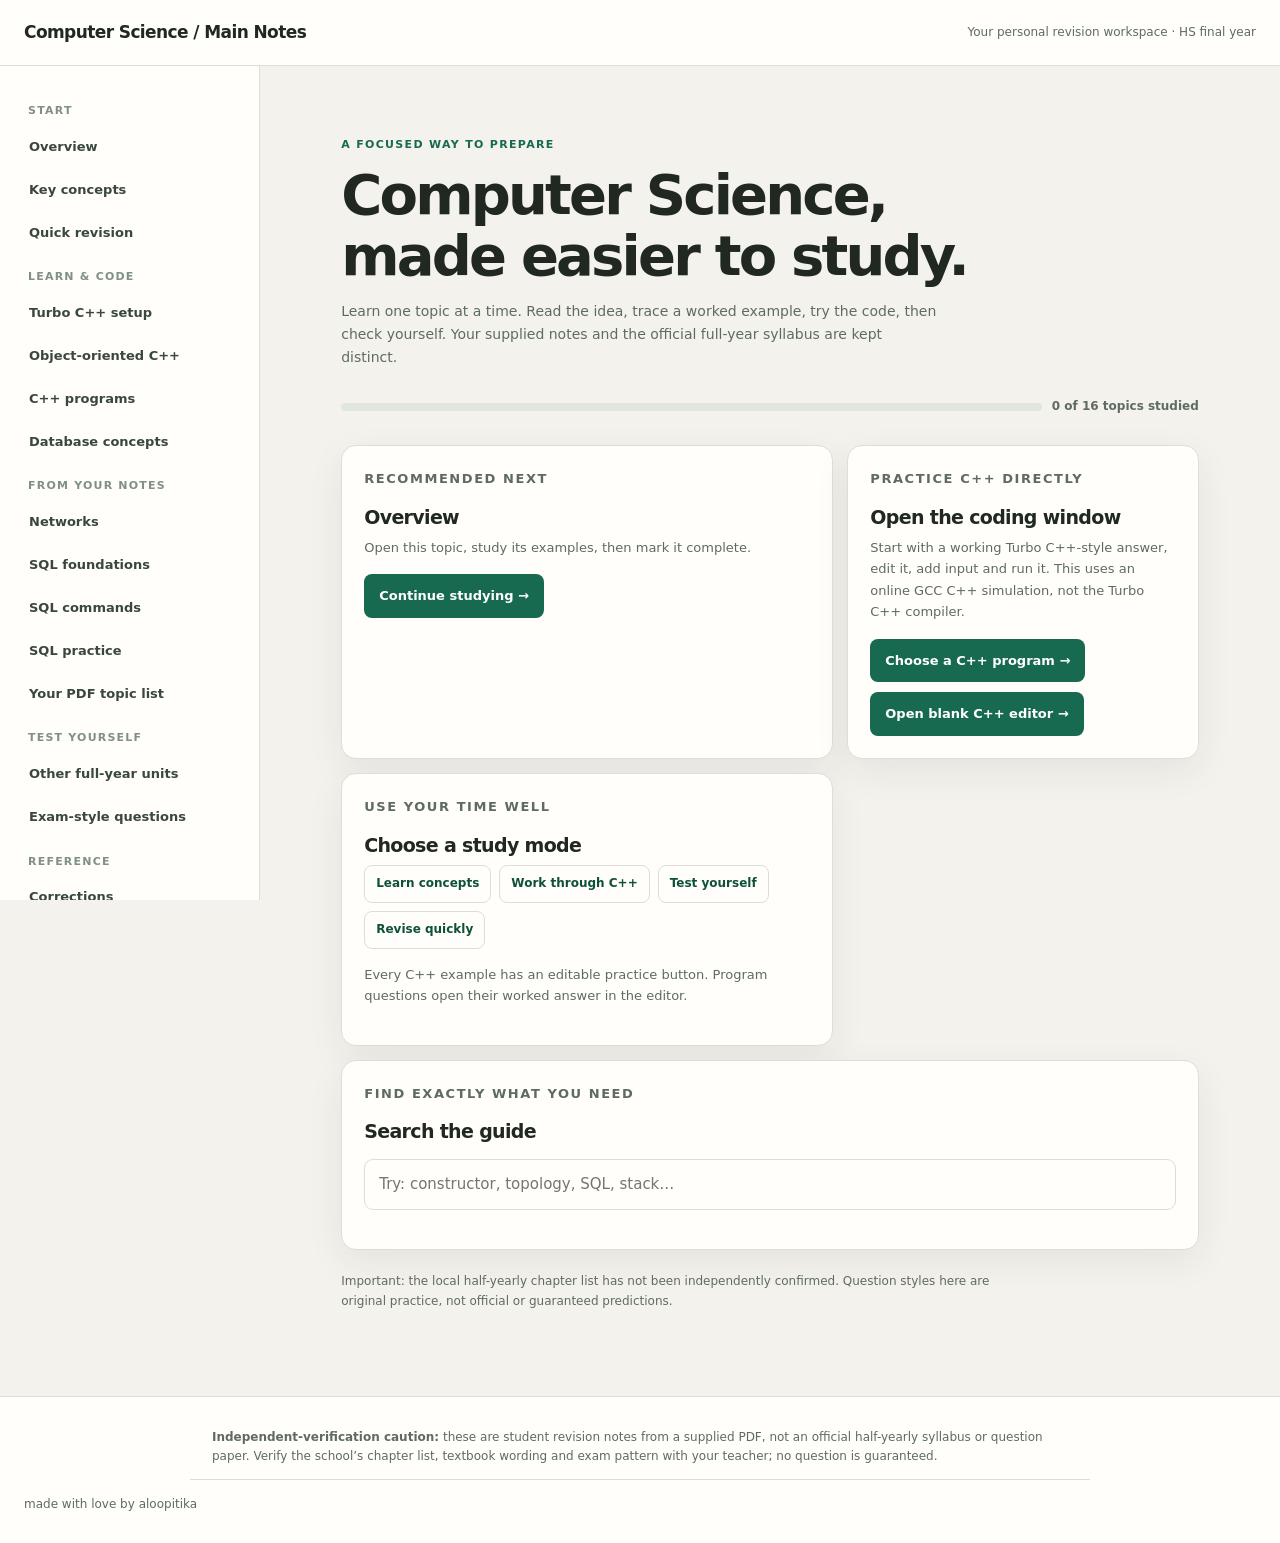
<file: index.html>
<!doctype html>
<html lang="en">
<head>
<meta charset="utf-8"><meta name="viewport" content="width=device-width,initial-scale=1">
<meta name="description" content="Computer Science half-yearly revision notes: networking, SQL and DBMS, based on Half Yearly Main Notes.">
<title>Computer Science · Complete half-yearly revision</title>
<link rel="stylesheet" href="study.css">
<style>footer .notice{position:static;background:transparent;border:0;border-bottom:1px solid var(--line);max-width:900px;margin:0 auto 15px;padding:12px 22px;color:var(--muted)}footer .notice .wrap{width:auto;max-width:none}</style><style>.home-action.open-blank-lab{border:0;margin-top:10px;margin-left:0;display:inline-block;min-height:44px}.section-meta .open-blank-lab{background:var(--accent);color:#fff;border:0;border-radius:8px;padding:8px 12px;font-weight:700}#home .home-panel .open-blank-lab:hover,.section-meta .open-blank-lab:hover{background:var(--accent-deep)}</style></head>
<body>

<div class="top"><div class="wrap"><a class="brand" href="#top">Computer Science / Main Notes</a><span class="tag">Your personal revision workspace · HS final year</span><button type="button" class="mobile-nav-toggle" id="navToggle" aria-expanded="false" aria-controls="studyNav">Topics</button></div></div>
<div class="site-layout"><aside id="studyNav" class="nav" aria-label="Study sections"><div class="nav-label">Start</div><a href="#map" data-route="map">Overview</a><a href="#concepts" data-route="concepts">Key concepts</a><a href="#recap" data-route="recap">Quick revision</a><div class="nav-label">Learn & code</div><a href="#turbo" data-route="turbo">Turbo C++ setup</a><a href="#oop" data-route="oop">Object-oriented C++</a><a href="#cppprograms" data-route="cppprograms">C++ programs</a><a href="#dbms" data-route="dbms">Database concepts</a><div class="nav-label">From your notes</div><a href="#networks" data-route="networks">Networks</a><a href="#sql" data-route="sql">SQL foundations</a><a href="#commands" data-route="commands">SQL commands</a><a href="#practice" data-route="practice">SQL practice</a><a href="#topics" data-route="topics">Your PDF topic list</a><div class="nav-label">Test yourself</div><a href="#wider" data-route="wider">Other full-year units</a><a href="#questions" data-route="questions">Exam-style questions</a><div class="nav-label">Reference</div><a href="#corrections" data-route="corrections">Corrections</a><a href="#sources" data-route="sources">Sources & scope</a></aside><main class="study-main" id="top">
<header id="home" class="is-active"><div class="home-lede"><p class="eyebrow">A focused way to prepare</p><h1>Computer Science,<br>made easier to study.</h1><p class="home-intro">Learn one topic at a time. Read the idea, trace a worked example, try the code, then check yourself. Your supplied notes and the official full-year syllabus are kept distinct.</p></div>
<div class="home-status"><div class="progress-line" aria-hidden="true"><span id="progressFill"></span></div><strong id="progressLabel">Your study progress</strong></div>
<div class="home-grid"><article class="home-panel"><p class="eyebrow">Recommended next</p><h2 id="nextTitle">Start with the study map</h2><p id="nextDescription">Know what is high priority for the half-yearly and what needs teacher confirmation.</p><a class="home-action" id="continueLink" href="#map">Continue studying →</a></article>
<article class="home-panel"><p class="eyebrow">Practice C++ directly</p><h2>Open the coding window</h2><p>Start with a working Turbo C++-style answer, edit it, add input and run it. This uses an online GCC C++ simulation, not the Turbo C++ compiler.</p><a class="home-action" href="#cppprograms">Choose a C++ program →</a><button type="button" class="home-action open-blank-lab">Open blank C++ editor →</button></article>
<article class="home-panel"><p class="eyebrow">Use your time well</p><h2>Choose a study mode</h2><div class="home-links"><a href="#concepts">Learn concepts</a><a href="#oop">Work through C++</a><a href="#questions">Test yourself</a><a href="#recap">Revise quickly</a></div><p style="margin-top:15px">Every C++ example has an editable practice button. Program questions open their worked answer in the editor.</p></article>
<article class="home-panel wide"><p class="eyebrow">Find exactly what you need</p><h2>Search the guide</h2><div class="search-wrap"><input id="lessonSearch" type="search" placeholder="Try: constructor, topology, SQL, stack…" aria-label="Search study topics"></div><div id="searchResults" class="search-results" aria-live="polite"></div></article>
</div><p class="small" style="margin-top:22px">Important: the local half-yearly chapter list has not been independently confirmed. Question styles here are original practice, not official or guaranteed predictions.</p></header>

<section id="map"><div class="section-top"><div><p class="section-kicker">Study guide / Learn</p></div><span class="section-number">01 / 16</span></div><h2>Start here / What to study first</h2><p class="sub">A focused order for this half-yearly, then the wider board syllabus.</p><div class="section-meta"><button type="button" class="mark-done" data-section="map" aria-pressed="false">Mark this topic studied</button><a href="#home" class="quick-link">Back to home</a></div>
<div class="callout"><strong>Scope matters:</strong> the existing personal study plan names <strong>OOP in C++ and DBMS/SQL</strong> for this half-yearly, but is not a school-issued syllabus. The supplied main-notes PDF adds <strong>networks</strong> and lists data structures, errors and operators without detail. The official HS final-year syllabus also covers data structures, Boolean algebra and networks, but it does <em>not</em> confirm your school’s half-yearly chapter boundaries. Ask your teacher which of these extra units are included. The official syllabus is for the <em>final-year course</em>, not a 50-mark half-yearly blueprint. <a href="#sources">Sources</a>.</div>
<div class="grid"><div class="tile"><b>01 · First priority</b><p>Class → object → access control → constructor/destructor → inheritance → polymorphism. Write and trace Turbo C++ programs.</p></div><div class="tile"><b>02 · First priority</b><p>DBMS vocabulary → keys and constraints → CREATE/ALTER → INSERT/UPDATE/DELETE → SELECT, conditions, grouping, joins.</p></div><div class="tile"><b>03 · Your PDF’s focus</b><p>LAN/MAN/WAN, topologies, devices, bandwidth, SQL data types, BOOK/PUBLISHER and ITEM query practice.</p></div><div class="tile"><b>04 · Check with teacher</b><p>Data structures and Boolean algebra occur in the full HS course; short bridges appear here, not as confirmed half-yearly units.</p></div></div>
<p class="small">“ASSEB-inspired” below means <strong>original practice questions</strong> in short/long/program/query styles, not an official paper or a predicted paper. Labels such as 1m/2m/4m are practice targets, not an authenticated 2026 half-yearly mark scheme.</p><div class="section-bottom"><a class="jump-next jump-prev" href="#sources">← Sources & scope</a><a class="jump-next" href="#concepts">Key concepts →</a></div></section>
<section id="concepts"><div class="section-top"><div><p class="section-kicker">Study guide / Learn</p></div><span class="section-number">02 / 16</span></div><h2>01 / Important points &amp; concept map</h2><p class="sub">Read this once before opening the detailed notes.</p><div class="section-meta"><button type="button" class="mark-done" data-section="concepts" aria-pressed="false">Mark this topic studied</button><a href="#home" class="quick-link">Back to home</a></div>
<ul><li><b>Class</b> is a blueprint; an <b>object</b> is an instance. <b>Encapsulation</b> keeps data and methods together; private data gives controlled access.</li><li><b>Constructor</b> initializes a new object automatically. <b>Destructor</b> runs when an object’s lifetime ends. Function overloading is an example of compile-time polymorphism.</li><li><b>Inheritance</b> extends a base class. With public inheritance, public stays public and protected stays protected in the derived class; base private members remain inaccessible directly.</li><li><b>Database</b> organizes related records. A relation is a table, tuple a row, attribute a column, domain allowed values; a primary key uniquely identifies a row.</li><li><b>DDL</b> changes structures; <b>DML</b> changes data. <code>WHERE</code> filters rows before groups; <code>HAVING</code> filters groups after <code>GROUP BY</code>.</li><li><b>Binary search</b> requires a sorted array. Stack uses LIFO; queue uses FIFO. These are full-syllabus topics, not confirmed half-yearly topics.</li></ul>
<h3>Flowchart: object life cycle</h3><div class="flow" role="img" aria-label="Define class then Create object then Constructor runs then Use methods then Object leaves scope then Destructor runs"><span class="node">Define class</span><span aria-hidden="true" class="arrow">→</span><span class="node">Create object</span><span aria-hidden="true" class="arrow">→</span><span class="node">Constructor runs</span><span aria-hidden="true" class="arrow">→</span><span class="node">Use methods</span><span aria-hidden="true" class="arrow">→</span><span class="node">Object leaves scope</span><span aria-hidden="true" class="arrow">→</span><span class="node">Destructor runs</span></div>
<h3>Flowchart: write a SQL query</h3><div class="flow" role="img" aria-label="Pick table(s) then SELECT columns then FROM table then WHERE rows then GROUP BY groups then HAVING groups then ORDER BY result"><span class="node">Pick table(s)</span><span aria-hidden="true" class="arrow">→</span><span class="node">SELECT columns</span><span aria-hidden="true" class="arrow">→</span><span class="node">FROM table</span><span aria-hidden="true" class="arrow">→</span><span class="node">WHERE rows</span><span aria-hidden="true" class="arrow">→</span><span class="node">GROUP BY groups</span><span aria-hidden="true" class="arrow">→</span><span class="node">HAVING groups</span><span aria-hidden="true" class="arrow">→</span><span class="node">ORDER BY result</span></div><p class="small">These are conceptual flowcharts, not a diagram of how every DBMS physically executes a query. Omit unneeded clauses; <code>HAVING</code> is normally used with grouping.</p>
<h3>Flowchart: network question</h3><div class="flow" role="img" aria-label="How large is the area? then Building → LAN then City → MAN then Wide area → WAN"><span class="node">How large is the area?</span><span aria-hidden="true" class="arrow">→</span><span class="node">Building → LAN</span><span aria-hidden="true" class="arrow">→</span><span class="node">City → MAN</span><span aria-hidden="true" class="arrow">→</span><span class="node">Wide area → WAN</span></div><div class="section-bottom"><a class="jump-next jump-prev" href="#map">← Overview</a><a class="jump-next" href="#turbo">Turbo C++ setup →</a></div></section>
<section id="turbo"><div class="section-top"><div><p class="section-kicker">Study guide / Learn</p></div><span class="section-number">03 / 16</span></div><h2>02 / Turbo C++ setup</h2><p class="sub">Your classroom work is C++ only; save programs as .CPP.</p><div class="section-meta"><button type="button" class="mark-done" data-section="turbo" aria-pressed="false">Mark this topic studied</button><a href="#home" class="quick-link">Back to home</a></div><div class="callout"><strong>Use Turbo C++ (.CPP) for every program in this guide.</strong> The official Class XII subject specifies object-oriented programming in C++, and file handling mentions <code>fstream.h</code>. The online practice window runs a compatible GCC C++ simulation, not an actual Turbo C++ installation. Your school's precise half-yearly chapter boundaries and IDE version still need teacher confirmation. [1]</div>
<p>Use <code>#include &lt;iostream.h&gt;</code>, <code>cout/cin</code>, <code>int main()</code> and <code>return 0;</code>. <code>conio.h</code>, <code>clrscr()</code> and <code>getch()</code> are optional Borland console conveniences, not required for the logic. Avoid <code>void main()</code> as non-standard.</p>
<details class="card"><summary>How do I save and run the sample programs?</summary><div class="answer"><p>Save each snippet separately as a <code>.CPP</code> file in Turbo C++ IDE, then compile and run. If the display disappears quickly, use the IDE’s output window or add <code>#include &lt;conio.h&gt;</code> and <code>getch();</code> before <code>return 0;</code>. Each sample has its own <code>main()</code>; do not paste several into one file.</p></div></details><div class="section-bottom"><a class="jump-next jump-prev" href="#concepts">← Key concepts</a><a class="jump-next" href="#oop">Object-oriented C++ →</a></div></section>
<section id="oop"><div class="section-top"><div><p class="section-kicker">Study guide / Learn</p></div><span class="section-number">04 / 16</span></div><h2>03 / OOP in C++ · lessons and examples</h2><p class="sub">Official course unit I; the half-yearly study plan explicitly prioritises this unit. [1]</p><div class="section-meta"><button type="button" class="mark-done" data-section="oop" aria-pressed="false">Mark this topic studied</button><a href="#home" class="quick-link">Back to home</a><button type="button" class="open-blank-lab">Open blank C++ editor</button></div>
<details class="card"><summary>Class, object, visibility and encapsulation</summary><div class="answer"><p>Declare a <b>class</b> with data members and member functions. A class’s members are <b>private by default</b>. Expose safe public functions rather than changing private data directly. An object occupies storage as an instance of the class. <code>::</code> defines a member function outside its class.</p><pre><code>#include &lt;iostream.h&gt;
class Item {
    int price;               // private by default
public:
    void setPrice(int p);
    int getPrice() { return price; }
};
void Item::setPrice(int p) { price = p; }
int main() {
    Item pen;
    pen.setPrice(20);
    cout &lt;&lt; &quot;Price = &quot; &lt;&lt; pen.getPrice() &lt;&lt; &quot;\n&quot;;
    return 0;
}</code></pre><div class="lab-link"><button type="button" class="open-lab" data-code="1" data-lang="cpp">✎ Open practice window · .CPP</button><span class="small">Edit the answer and try an input</span></div><p><b>Output:</b> Price = 20. You cannot write <code>pen.price = 20</code> outside the class because <code>price</code> is private.</p></div></details>
<details class="card"><summary>Constructor, overloaded constructors, copy constructor, destructor</summary><div class="answer"><p>A <b>constructor</b> has the class name and no return type; it runs when an object is created. A no-argument constructor is a default constructor. Constructors may be overloaded by parameter list; a copy constructor builds an object from another of the same class. A <b>destructor</b> starts with <code>~</code>, has no parameters/return type, and is called when an automatic object leaves scope.</p><pre><code>#include &lt;iostream.h&gt;
class Box {
    int length;
public:
    Box() { length = 0; }
    Box(int n) { length = n; }
    Box(const Box &amp;other) { length = other.length; }
    ~Box() { } // cleanup if needed
    int getLength() { return length; }
};
int main() {
    Box a(7);
    Box b(a);
    cout &lt;&lt; b.getLength() &lt;&lt; &quot;\n&quot;;
    return 0;
}</code></pre><div class="lab-link"><button type="button" class="open-lab" data-code="2" data-lang="cpp">✎ Open practice window · .CPP</button><span class="small">Edit the answer and try an input</span></div><p><b>Output:</b> 7. <code>Box b(a)</code> calls the copy constructor.</p></div></details>
<details class="card"><summary>Inheritance and protected members</summary><div class="answer"><p>A <b>derived class</b> inherits accessible base members. <b>Single</b>: one base; <b>multilevel</b>: A → B → C; <b>multiple</b>: two or more bases for one derived class. Public inheritance keeps base public members public and protected members protected; base private members are not directly accessible in the derived class.</p><pre><code>#include &lt;iostream.h&gt;
class Person {
protected:
    int age;
public:
    void setAge(int a) { age = a; }
};
class Student : public Person {
public:
    void show() { cout &lt;&lt; &quot;Age: &quot; &lt;&lt; age &lt;&lt; &quot;\n&quot;; }
};
int main() {
    Student s;
    s.setAge(17);
    s.show();
    return 0;
}</code></pre><div class="lab-link"><button type="button" class="open-lab" data-code="3" data-lang="cpp">✎ Open practice window · .CPP</button><span class="small">Edit the answer and try an input</span></div><p><b>Output:</b> Age: 17.</p></div></details>
<details class="card"><summary>Function overloading = compile-time polymorphism</summary><div class="answer"><p>Functions with the same name can have different parameter lists; the call selects the matching version. Return type alone is <b>not</b> enough to overload a function.</p><pre><code>#include &lt;iostream.h&gt;
int area(int side) { return side * side; }
int area(int length, int width) { return length * width; }
int main() {
    cout &lt;&lt; area(4) &lt;&lt; &quot; &quot; &lt;&lt; area(4, 5) &lt;&lt; &quot;\n&quot;;
    return 0;
}</code></pre><div class="lab-link"><button type="button" class="open-lab" data-code="4" data-lang="cpp">✎ Open practice window · .CPP</button><span class="small">Edit the answer and try an input</span></div><p><b>Output:</b> 16 20.</p></div></details>
<details class="card"><summary>Pointers, references and new/delete</summary><div class="answer"><p>A pointer stores an address. <code>&amp;</code> takes an address; <code>*</code> dereferences it. A reference is another name for an existing variable. <code>new</code> allocates, and <code>delete</code> releases dynamically allocated storage. Never dereference an uninitialized pointer.</p><pre><code>#include &lt;iostream.h&gt;
int main() {
    int x = 10;
    int &amp;alias = x;
    int *p = new int;
    *p = alias + 5;
    cout &lt;&lt; *p &lt;&lt; &quot;\n&quot;;
    delete p;
    return 0;
}</code></pre><div class="lab-link"><button type="button" class="open-lab" data-code="5" data-lang="cpp">✎ Open practice window · .CPP</button><span class="small">Edit the answer and try an input</span></div><p><b>Output:</b> 15. A pointer to a structure/object can use <code>p-&gt;member</code>.</p></div></details>
<details class="card"><summary>Text file handling · fstream.h</summary><div class="answer"><p>File streams persist data after the program ends: <code>ofstream</code> writes, <code>ifstream</code> reads; <code>ios::app</code> appends. Check a stream before using it. Read a line with <code>getline</code>. Binary files use <code>read</code>/<code>write</code>; do not write raw objects containing pointers or dynamic strings to binary files.</p><pre><code>#include &lt;iostream.h&gt;
#include &lt;fstream.h&gt;
int main() {
    ofstream out(&quot;NOTES.TXT&quot;);
    if (!out) { cout &lt;&lt; &quot;Open failed\n&quot;; return 1; }
    out &lt;&lt; &quot;Assam&quot; &lt;&lt; &quot;\n&quot;;
    out.close();
    ifstream in(&quot;NOTES.TXT&quot;);
    char line[80];
    if (!in) { cout &lt;&lt; &quot;Read failed\n&quot;; return 1; }
    while (in.getline(line, 80)) cout &lt;&lt; line &lt;&lt; &quot;\n&quot;;
    in.close();
    return 0;
}</code></pre><div class="lab-link"><button type="button" class="open-lab" data-code="6" data-lang="cpp">✎ Open practice window · .CPP</button><span class="small">Edit the answer and try an input</span></div><p><b>Output:</b> Assam. Compiling as <code>.CPP</code> requires the old Turbo C++ header; modern compilers use <code>&lt;fstream&gt;</code> instead.</p></div></details><div class="section-bottom"><a class="jump-next jump-prev" href="#turbo">← Turbo C++ setup</a><a class="jump-next" href="#cppprograms">C++ programs →</a></div></section>
<section id="cppprograms"><div class="section-top"><div><p class="section-kicker">Study guide / Practice</p></div><span class="section-number">05 / 16</span></div><h2>04 / C++ programs (.CPP)</h2><p class="sub">Procedural-style exercises written entirely in C++ for your Turbo C++ classroom. Data structures are full-syllabus bridges; confirm your half-yearly scope with your teacher. [1]</p><div class="section-meta"><button type="button" class="mark-done" data-section="cppprograms" aria-pressed="false">Mark this topic studied</button><a href="#home" class="quick-link">Back to home</a><button type="button" class="open-blank-lab">Open blank C++ editor</button></div>
<details class="card"><summary>Operators + even/odd · branching flowchart</summary><div class="answer"><div class="flow" role="img" aria-label="Read n then n % 2 == 0? then Yes → even then No → odd"><span class="node">Read n</span><span aria-hidden="true" class="arrow">→</span><span class="node">n % 2 == 0?</span><span aria-hidden="true" class="arrow">→</span><span class="node">Yes → even</span><span aria-hidden="true" class="arrow">→</span><span class="node">No → odd</span></div><pre><code>#include &lt;iostream.h&gt;
int main() {
    int n;
    cout &lt;&lt; &quot;Enter a number: &quot;;
    if (!(cin &gt;&gt; n)) return 1;
    if (n % 2 == 0) cout &lt;&lt; &quot;Even\n&quot;;
    else cout &lt;&lt; &quot;Odd\n&quot;;
    return 0;
}</code></pre><div class="lab-link"><button type="button" class="open-lab" data-code="7" data-lang="cpp">✎ Open practice window · .CPP</button><span class="small">Edit the answer and try an input</span></div><p><b>Example:</b> input 7 → Odd. <code>%</code> gives the remainder; <code>==</code> compares, while <code>=</code> assigns.</p></div></details>
<details class="card"><summary>Linear search · loop flowchart</summary><div class="answer"><div class="flow" role="img" aria-label="Start at index 0 then Compare value then Match? → print index then Else advance then End → not found"><span class="node">Start at index 0</span><span aria-hidden="true" class="arrow">→</span><span class="node">Compare value</span><span aria-hidden="true" class="arrow">→</span><span class="node">Match? → print index</span><span aria-hidden="true" class="arrow">→</span><span class="node">Else advance</span><span aria-hidden="true" class="arrow">→</span><span class="node">End → not found</span></div><pre><code>#include &lt;iostream.h&gt;
int main() {
    int a[5] = {4, 9, 2, 7, 1};
    int key = 7, i, found = -1;
    for (i = 0; i &lt; 5; ++i) {
        if (a[i] == key) { found = i; break; }
    }
    if (found &gt;= 0) cout &lt;&lt; &quot;Found at index &quot; &lt;&lt; found &lt;&lt; &quot;\n&quot;;
    else cout &lt;&lt; &quot;Not found\n&quot;;
    return 0;
}</code></pre><div class="lab-link"><button type="button" class="open-lab" data-code="8" data-lang="cpp">✎ Open practice window · .CPP</button><span class="small">Edit the answer and try an input</span></div><p><b>Output:</b> Found at index 3. Linear search does not require sorted input; binary search does.</p></div></details>
<details class="card"><summary>Stack using an array · PUSH and POP</summary><div class="answer"><div class="flow" role="img" aria-label="PUSH request then Is top at MAX−1? then Yes → overflow then No → increment top; store"><span class="node">PUSH request</span><span aria-hidden="true" class="arrow">→</span><span class="node">Is top at MAX−1?</span><span aria-hidden="true" class="arrow">→</span><span class="node">Yes → overflow</span><span aria-hidden="true" class="arrow">→</span><span class="node">No → increment top; store</span></div><pre><code>#include &lt;iostream.h&gt;
#define MAX 5
int stack[MAX], top = -1;
void push(int x) {
    if (top == MAX - 1) cout &lt;&lt; &quot;Overflow\n&quot;;
    else stack[++top] = x;
}
void pop() {
    if (top == -1) cout &lt;&lt; &quot;Underflow\n&quot;;
    else cout &lt;&lt; &quot;Popped &quot; &lt;&lt; stack[top--] &lt;&lt; &quot;\n&quot;;
}
int main() {
    push(10); push(20); pop(); pop();
    return 0;
}</code></pre><div class="lab-link"><button type="button" class="open-lab" data-code="9" data-lang="cpp">✎ Open practice window · .CPP</button><span class="small">Edit the answer and try an input</span></div><p><b>Output:</b> Popped 20; then Popped 10. This is an illustrative C++ exercise; ask your teacher whether data structures are in the half-yearly scope.</p></div></details>
<details class="card"><summary>Three types of programming errors</summary><div class="answer"><ul><li><b>Syntax/compiler error:</b> missing semicolon or misspelled identifier; compilation fails.</li><li><b>Runtime error:</b> occurs while executing, e.g. invalid input or out-of-range access may fail or behave unpredictably.</li><li><b>Logical error:</b> runs but gives the wrong answer, e.g. using <code>+</code> where <code>*</code> was intended.</li></ul></div></details><div class="section-bottom"><a class="jump-next jump-prev" href="#oop">← Object-oriented C++</a><a class="jump-next" href="#dbms">Database concepts →</a></div></section>
<section id="dbms"><div class="section-top"><div><p class="section-kicker">Study guide / Learn</p></div><span class="section-number">06 / 16</span></div><h2>05 / DBMS · detailed concepts</h2><p class="sub">Official course unit III; overlaps strongly with the supplied PDF. [1]</p><div class="section-meta"><button type="button" class="mark-done" data-section="dbms" aria-pressed="false">Mark this topic studied</button><a href="#home" class="quick-link">Back to home</a></div>
<details class="card"><summary>Database, DBMS, relation, attribute, tuple and domain</summary><div class="answer"><p>A <b>database</b> is organized related data; a <b>DBMS</b> creates, stores, retrieves and manages it. A relational <b>relation</b> is represented as a table; <b>attributes</b> are columns, <b>tuples</b> are rows, and a <b>domain</b> is a column’s allowed type/set of values. In ITEM, <code>Price</code> is an attribute and <code>(1, Pen, 20, 50)</code> is a tuple.</p></div></details>
<details class="card"><summary>Candidate, primary, alternate and foreign keys</summary><div class="answer"><p>A <b>candidate key</b> can uniquely identify a row and has no unnecessary column; choose one as the <b>primary key</b>. Other candidate keys are <b>alternate keys</b>. A <b>foreign key</b> in BOOK points to a primary or unique key in PUBLISHER. Primary keys are unique and not NULL. Foreign keys may repeat across rows and may be NULL unless explicitly constrained.</p><div class="flow" role="img" aria-label="PUBLISHER.P_ID (primary) then BOOK.P_ID (foreign) then Valid P_ID or allowed NULL"><span class="node">PUBLISHER.P_ID (primary)</span><span aria-hidden="true" class="arrow">→</span><span class="node">BOOK.P_ID (foreign)</span><span aria-hidden="true" class="arrow">→</span><span class="node">Valid P_ID or allowed NULL</span></div></div></details>
<details class="card"><summary>Relational algebra &amp; SQL clauses</summary><div class="answer"><p><b>Selection</b> chooses rows (<code>WHERE</code>); <b>projection</b> chooses columns (<code>SELECT column</code>); <b>union</b> combines compatible result sets without duplicate tuples; <b>Cartesian product</b> forms all pairs. In SQL, <code>UNION</code> removes duplicate rows unless <code>UNION ALL</code> is used.</p><pre><code>SELECT Item_Name, Price FROM ITEM WHERE Price BETWEEN 10 AND 25;
SELECT DISTINCT Stock FROM ITEM ORDER BY Stock DESC;
SELECT Stock, COUNT(*) FROM ITEM
GROUP BY Stock HAVING COUNT(*) &gt; 1;</code></pre><p>Example of a two-table equi-join: </p><pre><code>SELECT B.Book_title, P.P_name
FROM BOOK B, PUBLISHER P
WHERE B.P_ID = P.P_ID;</code></pre></div></details>
<details class="card"><summary>DDL vs DML, DELETE vs DROP, WHERE vs HAVING</summary><div class="answer"><p><b>DDL:</b> CREATE, ALTER, DROP change table definitions. <b>DML:</b> INSERT, UPDATE, DELETE change stored rows; SELECT retrieves them. <code>DELETE FROM ITEM WHERE Item_no = 4;</code> removes one selected row; <code>DROP TABLE ITEM;</code> removes the table itself. <code>WHERE</code> tests individual rows; <code>HAVING</code> tests groups/aggregate results.</p></div></details><div class="section-bottom"><a class="jump-next jump-prev" href="#cppprograms">← C++ programs</a><a class="jump-next" href="#networks">Networks →</a></div></section>
<h2 class="part-head">Theory study · networks and SQL from your notes</h2><section id="networks"><div class="section-top"><div><p class="section-kicker">Study guide / Learn</p></div><span class="section-number">07 / 16</span></div><h2>01 / Computer networks</h2><p class="sub">Source: PDF page 2 · definitions, topology questions and network devices.</p><div class="section-meta"><button type="button" class="mark-done" data-section="networks" aria-pressed="false">Mark this topic studied</button><a href="#home" class="quick-link">Back to home</a></div>
<details class="card"><summary>What is a LAN, MAN and WAN?</summary><div class="answer"><ul><li><strong>LAN</strong> (Local Area Network): connects devices across a small area, such as a school or office building.</li><li><strong>MAN</strong> (Metropolitan Area Network): connects networks across a city or metropolitan area.</li><li><strong>WAN</strong> (Wide Area Network): spans a large region; the internet is a familiar example.</li></ul></div></details>
<details class="card"><summary>Expand HTTP, GSM, CDMA and modem.</summary><div class="answer"><ul><li><strong>HTTP:</strong> Hypertext Transfer Protocol.</li><li><strong>GSM:</strong> Global System for Mobile Communications.</li><li><strong>CDMA:</strong> Code Division Multiple Access.</li><li><strong>Modem:</strong> modulator–demodulator; converts digital signals for an analogue communication channel and converts received signals back.</li></ul></div></details>
<details class="card"><summary>What is network topology?</summary><div class="answer"><p>The physical or logical arrangement of devices and their connections in a network. Common examples are star, bus and ring topologies.</p><p class="small">The PDF asks this question but does not supply its answer; this is an added study answer.</p></div></details>
<details class="card"><summary>Give two advantages and two disadvantages of a topology. <span class="pill">added example</span></summary><div class="answer"><p><strong>Star topology:</strong> each device connects to a central switch or hub.</p><ul><li>Advantages: easy to add or remove devices; one cable failure usually affects only that device.</li><li>Disadvantages: failure of the central device can stop the network; more cabling is needed than in a simple bus layout.</li></ul><p class="small">The source does not name a specific topology. If your question names bus or ring, answer for that topology instead.</p></div></details>
<details class="card"><summary>Short notes: repeater, bridge, hub, bandwidth and router.</summary><div class="answer"><ul><li><strong>Repeater:</strong> regenerates a weak signal to extend a network connection.</li><li><strong>Bridge:</strong> connects network segments and forwards frames using MAC addresses.</li><li><strong>Hub:</strong> sends incoming data to all its connected ports.</li><li><strong>Bandwidth:</strong> the range of frequencies a channel can carry, measured in Hz; in casual networking usage, the term also describes data capacity, measured in bps. The two measurements are not identical.</li><li><strong>Router:</strong> connects different networks and forwards packets using IP addresses.</li></ul><p class="small">These were listed as questions on PDF page 2; short answers were added for revision.</p></div></details>
<div class="section-bottom"><a class="jump-next jump-prev" href="#dbms">← Database concepts</a><a class="jump-next" href="#sql">SQL foundations →</a></div></section>
<section id="sql"><div class="section-top"><div><p class="section-kicker">Study guide / Learn</p></div><span class="section-number">08 / 16</span></div><h2>02 / SQL and DBMS basics</h2><p class="sub">Source: PDF pages 1, 6–8.</p><div class="section-meta"><button type="button" class="mark-done" data-section="sql" aria-pressed="false">Mark this topic studied</button><a href="#home" class="quick-link">Back to home</a></div>
<details class="card"><summary>What is SQL? Name its two main command categories.</summary><div class="answer"><p><strong>SQL</strong> (Structured Query Language) is used to define, query and manage data in relational databases. <strong>DDL</strong> (Data Definition Language) defines or changes database structures: <code>CREATE</code>, <code>ALTER</code>, <code>DROP</code>. <strong>DML</strong> (Data Manipulation Language) works with stored data: <code>INSERT</code>, <code>UPDATE</code>, <code>DELETE</code>; many school texts also group <code>SELECT</code> here, though some distinguish it as DQL.</p></div></details>
<details class="card"><summary>What is a data type? List common SQL types.</summary><div class="answer"><p>A data type states what kind of value a column stores. Common types include <code>INTEGER</code>/<code>INT</code> and <code>SMALLINT</code> (whole numbers), <code>NUMERIC(p,s)</code> (exact numeric value with precision and scale), <code>CHAR(n)</code> (fixed-length text), <code>VARCHAR(n)</code> (variable-length text), <code>DATE</code>, <code>TIME</code>, <code>TIMESTAMP</code> (date and time), and <code>BOOLEAN</code> (true, false or unknown/NULL).</p><p><code>NUMERIC(5,2)</code> can store a value such as <code>332.32</code>: five total digits, two after the decimal point.</p></div></details>
<details class="card"><summary>How is a user-defined SQL domain created?</summary><div class="answer"><p>With <code>CREATE DOMAIN</code>, where supported:</p><pre>CREATE DOMAIN Vchar AS VARCHAR(15);</pre><p class="small">Source: PDF page 7. SQL dialects differ; this syntax is not supported by every DBMS.</p></div></details>
<details class="card"><summary>Why are constraints used? Name five.</summary><div class="answer"><p>Constraints help maintain data integrity. <strong>PRIMARY KEY</strong> uniquely identifies a row and cannot be NULL; <strong>FOREIGN KEY</strong> references a primary or unique key in another table; <strong>UNIQUE</strong> prevents duplicate non-NULL values according to the DBMS’s NULL rules; <strong>CHECK</strong> requires a condition to hold; <strong>NOT NULL</strong> requires a value.</p><pre>PRIMARY KEY (ISBN)
FOREIGN KEY (P_ID) REFERENCES PUBLISHER(P_ID)
UNIQUE (Phone)
CHECK (Price &gt; 20)</pre></div></details>
<div class="section-bottom"><a class="jump-next jump-prev" href="#networks">← Networks</a><a class="jump-next" href="#commands">SQL commands →</a></div></section>
<section id="commands"><div class="section-top"><div><p class="section-kicker">Study guide / Learn</p></div><span class="section-number">09 / 16</span></div><h2>03 / Commands to remember</h2><p class="sub">Source: PDF pages 3–5 and 7–8; duplicate passages consolidated.</p><div class="section-meta"><button type="button" class="mark-done" data-section="commands" aria-pressed="false">Mark this topic studied</button><a href="#home" class="quick-link">Back to home</a></div>
<details class="card"><summary>Explain CREATE TABLE and DESCRIBE (DESC).</summary><div class="answer"><p><code>CREATE TABLE</code> defines a new table, its columns, data types and optional constraints. <code>DESCRIBE</code> or <code>DESC</code> shows an existing table’s structure in systems such as MySQL.</p><pre>CREATE TABLE BOOK (
  ISBN VARCHAR(15) PRIMARY KEY,
  Book_title VARCHAR(50),
  Price NUMERIC(6,2)
);
DESCRIBE BOOK;</pre><p class="small">The PDF uses a longer BOOK example; this is shortened for quick recall. DESC is DBMS-specific, not universal standard SQL.</p></div></details>
<details class="card"><summary>Write DDL for PUBLISHER and BOOK with keys.</summary><div class="answer"><p>Create the referenced <code>PUBLISHER</code> table before <code>BOOK</code>.</p><pre>CREATE TABLE PUBLISHER (
  P_ID VARCHAR(4) PRIMARY KEY,
  P_name VARCHAR(50) NOT NULL,
  Address VARCHAR(150),
  State VARCHAR(15),
  Email VARCHAR(20),
  Phone VARCHAR(30)
);
CREATE TABLE BOOK (
  ISBN VARCHAR(15) PRIMARY KEY,
  Book_title VARCHAR(50) NOT NULL,
  Category VARCHAR(20),
  Price NUMERIC(6,2),
  Copyright_date NUMERIC(4),
  Year NUMERIC(4),
  P_ID VARCHAR(4) NOT NULL,
  FOREIGN KEY (P_ID) REFERENCES PUBLISHER(P_ID)
);</pre><p class="small">Adapted from PDF page 5; <code>Copyright_date</code> is left as a four-digit numeric year to match the other examples. If it means a full date, use <code>DATE</code> instead.</p></div></details>
<details class="card"><summary>Explain ALTER TABLE, DROP TABLE and SELECT.</summary><div class="answer"><ul><li><code>ALTER TABLE</code> changes an existing table’s structure, e.g. adds a column.</li><li><code>DROP TABLE</code> removes a table and its stored data; use with care.</li><li><code>SELECT</code> retrieves columns/rows matching a query.</li></ul><pre>ALTER TABLE BOOK ADD Edition VARCHAR(20);
SELECT Book_title, Price FROM BOOK;
DROP TABLE BOOK;</pre><p class="small">The PDF asks this on page 5 but the supplied answer stops mid-example; these brief answers and examples are editorial additions. Syntax for changing a column varies by DBMS.</p></div></details>
<div class="section-bottom"><a class="jump-next jump-prev" href="#sql">← SQL foundations</a><a class="jump-next" href="#practice">SQL practice →</a></div></section>
<section id="practice"><div class="section-top"><div><p class="section-kicker">Study guide / Practice</p></div><span class="section-number">10 / 16</span></div><h2>04 / SQL query practice</h2><p class="sub">Source: the ITEM question and data on PDF page 2.</p><div class="section-meta"><button type="button" class="mark-done" data-section="practice" aria-pressed="false">Mark this topic studied</button><a href="#home" class="quick-link">Back to home</a></div><div style="overflow-x:auto"><table><thead><tr><th>Item no.</th><th>Item Name</th><th>Price</th><th>Stock</th></tr></thead><tbody><tr><td>1</td><td>Pen</td><td>20</td><td>50</td></tr><tr><td>2</td><td>Pencil</td><td>10</td><td>50</td></tr><tr><td>3</td><td>Eraser</td><td>5</td><td>40</td></tr><tr><td>4</td><td>Sharpener</td><td>25</td><td>30</td></tr></tbody></table></div>
<details class="card"><summary>A. Display item name and price.</summary><div class="answer"><pre>SELECT Item_Name, Price FROM ITEM;</pre><p class="small">The PDF shows the column label as “Item Name”. We use <code>Item_Name</code> as a practical SQL identifier; use the exact identifier from your exam question’s schema.</p></div></details>
<details class="card"><summary>B. Display the average price of all items.</summary><div class="answer"><pre>SELECT AVG(Price) AS Average_Price FROM ITEM;</pre><p>For the given rows, the result is <strong>15</strong>.</p></div></details>
<div class="section-bottom"><a class="jump-next jump-prev" href="#commands">← SQL commands</a><a class="jump-next" href="#topics">Your PDF topic list →</a></div></section>
<section id="topics"><div class="section-top"><div><p class="section-kicker">Study guide / Learn</p></div><span class="section-number">11 / 16</span></div><h2>05 / Topics mentioned, not developed</h2><p class="sub">The PDF lists these on page 1 without corresponding explanations. Use your textbook/class notes for full answers.</p><div class="section-meta"><button type="button" class="mark-done" data-section="topics" aria-pressed="false">Mark this topic studied</button><a href="#home" class="quick-link">Back to home</a></div><div class="callout">Database · data structure · DBMS · operators · programming errors · OOP · constructor · destructor · data types · SQL. <strong>Do not treat this list as a confirmed exam syllabus or guaranteed questions.</strong></div><div class="section-bottom"><a class="jump-next jump-prev" href="#practice">← SQL practice</a><a class="jump-next" href="#wider">Other full-year units →</a></div></section>
<h2 class="part-head">Beyond the study-plan focus</h2><section id="wider"><div class="section-top"><div><p class="section-kicker">Study guide / Learn</p></div><span class="section-number">12 / 16</span></div><h2>Full-board syllabus bridge · verify school scope</h2><p class="sub">These concepts occur in the official final-year syllabus, but are not confirmed by the half-yearly study-plan wording. [1]</p><div class="section-meta"><button type="button" class="mark-done" data-section="wider" aria-pressed="false">Mark this topic studied</button><a href="#home" class="quick-link">Back to home</a></div>
<details class="card"><summary>Data structures: array, stack and queue</summary><div class="answer"><p><b>Array:</b> same-type values at indexed positions; insertion/deletion may require shifting. <b>Stack:</b> LIFO; PUSH adds to top, POP removes from top; check overflow/underflow. <b>Queue:</b> FIFO; insert at rear, remove at front. A circular queue wraps indices instead of wasting freed slots.</p><div class="flow" role="img" aria-label="PUSH 10 then PUSH 20 then POP → 20 then POP → 10"><span class="node">PUSH 10</span><span aria-hidden="true" class="arrow">→</span><span class="node">PUSH 20</span><span aria-hidden="true" class="arrow">→</span><span class="node">POP → 20</span><span aria-hidden="true" class="arrow">→</span><span class="node">POP → 10</span></div></div></details>
<details class="card"><summary>Boolean algebra and network extras</summary><div class="answer"><p><b>AND</b> is true only if both inputs are true; <b>OR</b> if either is true; <b>NOT</b> reverses truth value. De Morgan: <code>NOT(A AND B) = (NOT A) OR (NOT B)</code>; <code>NOT(A OR B) = (NOT A) AND (NOT B)</code>. A <b>star</b> network has a central switch; a <b>bus</b> shares a backbone. A <b>switch</b> connects devices within a LAN; a <b>router</b> joins different networks. Bandwidth in Hz describes a channel’s frequency range; bit rate in bps describes data transfer rate—do not equate them.</p></div></details><div class="section-bottom"><a class="jump-next jump-prev" href="#topics">← Your PDF topic list</a><a class="jump-next" href="#questions">Exam-style questions →</a></div></section>
<h2 class="part-head">Exam practice · reveal, edit and run</h2><section id="questions"><div class="section-top"><div><p class="section-kicker">Study guide / Practice</p></div><span class="section-number">13 / 16</span></div><h2>Original ASSEB-style practice · answered</h2><p class="sub">Inspired by the official unit topics and typical short/long/program/query forms; <strong>not copied from, approved by or predicted as an ASSEB paper</strong>. [1][2]</p><div class="section-meta"><button type="button" class="mark-done" data-section="questions" aria-pressed="false">Mark this topic studied</button><a href="#home" class="quick-link">Back to home</a><button type="button" class="open-blank-lab">Open blank C++ editor</button></div>
<details class="card"><summary>1m · What is the default access level in a C++ class?</summary><div class="answer"><p><b>Private.</b> Members cannot be accessed directly from unrelated code unless declared public.</p></div></details><details class="card"><summary>1m · Name the function called when an object is created.</summary><div class="answer"><p><b>Constructor.</b> It has the same name as its class and no return type.</p></div></details><details class="card"><summary>2m · Differentiate class and object.</summary><div class="answer"><p>A class describes data and operations; an object is a particular instance of that class. For example, <code>class Book</code> defines a type, while <code>Book b;</code> creates an object.</p></div></details><details class="card"><summary>2m · Explain encapsulation and data hiding.</summary><div class="answer"><p>Encapsulation groups data and methods in one class. Data hiding restricts direct access to internal data, usually with private members and public methods.</p></div></details><details class="card"><summary>2m · Constructor versus destructor: state two differences.</summary><div class="answer"><p>A constructor initializes an object when created and has the class name; a destructor runs when its lifetime ends and has the name prefixed with <code>~</code>. Constructors may be overloaded; a class has only one destructor.</p></div></details><details class="card"><summary>2m · What is a primary key? Can it be NULL?</summary><div class="answer"><p>A primary key uniquely identifies each row. It cannot be NULL.</p></div></details><details class="card"><summary>2m · What is a topology? Give one benefit of star topology.</summary><div class="answer"><p>Topology is the physical or logical arrangement of network connections. In a star, one device’s cable failure usually does not disconnect the others.</p></div></details><details class="card"><summary>2m · Expand LAN, MAN and WAN.</summary><div class="answer"><p>Local Area Network, Metropolitan Area Network and Wide Area Network.</p></div></details><details class="card"><summary>3m · Explain a foreign key using two tables.</summary><div class="answer"><p><code>PUBLISHER(P_ID)</code> has primary key <code>P_ID</code>. <code>BOOK(P_ID)</code> may be a foreign key referencing it; this prevents a non-NULL BOOK publisher ID from pointing to a nonexistent publisher (when constraints are enforced).</p></div></details><details class="card"><summary>3m · Contrast DROP TABLE and DELETE FROM.</summary><div class="answer"><p><code>DROP TABLE</code> removes the whole table definition and its data. <code>DELETE FROM</code> removes rows but retains the table structure; add <code>WHERE</code> to target specific rows.</p></div></details><details class="card"><summary>4m · Write queries for names, average price and low-stock items.</summary><div class="answer"><p>Using <code>ITEM(Item_Name, Price, Stock)</code>:</p><pre><code>SELECT Item_Name, Price FROM ITEM;
SELECT AVG(Price) AS Average_Price FROM ITEM;
SELECT Item_Name FROM ITEM WHERE Stock &lt; 50;</code></pre><p>Given the PDF table, the average price is <b>15</b>, and low-stock items are Eraser and Sharpener.</p></div></details><details class="card"><summary>4m · Write a group query and explain WHERE versus HAVING.</summary><div class="answer"><p>To show stock values shared by more than one item:</p><pre><code>SELECT Stock, COUNT(*) AS Total
FROM ITEM
GROUP BY Stock
HAVING COUNT(*) &gt; 1;</code></pre><p>Output: stock <b>50</b>, total <b>2</b>. WHERE filters rows before grouping; HAVING filters the grouped results.</p></div></details><details class="card"><summary>4m · Write a Turbo C++ class with private data and a public method.</summary><div class="answer"><p>See the complete <a href="#oop" class="practice-jump" data-match="class Item">Open the Item answer in the practice window</a>. Its data member <code>price</code> is private; <code>setPrice()</code> and <code>getPrice()</code> are public. Output: <code>Price = 20</code>.</p></div></details><details class="card"><summary>4m · Explain single and multilevel inheritance with an example.</summary><div class="answer"><p><b>Single:</b> <code>class B : public A</code> (B derives from A). <b>Multilevel:</b> <code>class C : public B</code> where B already derives from A. C inherits accessible members along A → B → C. Private base members are not directly accessible.</p></div></details><details class="card"><summary>4m · Why does a binary search need a sorted array?</summary><div class="answer"><p>At each step binary search compares the middle element and discards half of the range based on order. Without sorted order, it cannot know which half to discard; use linear search instead.</p></div></details><details class="card"><summary>4m · Trace stack PUSH(10), PUSH(20), POP(), PUSH(30).</summary><div class="answer"><p>After first two pushes, stack is [10, 20] (20 at top). POP removes 20. PUSH(30) gives [10, 30]; top is 30.</p></div></details><details class="card"><summary>5m · Write a Turbo C++ program to find a value in an array.</summary><div class="answer"><p>Use the complete <a href="#cppprograms" class="practice-jump" data-match="int a[5]">Open the linear-search answer in the practice window</a>. For array {4,9,2,7,1} and key 7, it prints <code>Found at index 3</code>. Include the comparison loop and not-found branch in an exam answer.</p></div></details><details class="card"><summary>5m · Build two tables with a primary/foreign key.</summary><div class="answer"><p>See the complete <a href="#commands">PUBLISHER and BOOK DDL</a>. Create PUBLISHER first because BOOK references it. In BOOK, ISBN is the primary key and P_ID is the foreign key.</p></div></details><div class="section-bottom"><a class="jump-next jump-prev" href="#wider">← Other full-year units</a><a class="jump-next" href="#recap">Quick revision →</a></div></section><section id="sources"><div class="section-top"><div><p class="section-kicker">Study guide / Learn</p></div><span class="section-number">16 / 16</span></div><h2>Sources &amp; coverage</h2><div class="section-meta"><button type="button" class="mark-done" data-section="sources" aria-pressed="false">Mark this topic studied</button><a href="#home" class="quick-link">Back to home</a></div><ul>
<li>[1] <a href="https://ahsec.assam.gov.in/wp-content/uploads/2022/03/2-Computer-Science-and-Application-1.pdf" target="_blank" rel="noopener">AHSEC, Computer Science and Application, HS Final Year syllabus (PDF)</a> · especially pp. 1–4. It lists full-course units, including C++ OOP, data structures, SQL, Boolean algebra and networking. It does <b>not</b> establish local half-yearly chapter boundaries.</li>
<li>[2] <a href="https://school.careers360.com/boards/ahsec/ahsec-question-papers" target="_blank" rel="noopener">Careers360, AHSEC question-paper listing</a> · used only to frame original question/answer practice, not to claim that these questions appeared in any actual paper.</li>
<li>[3] <em>Half Yearly Main Notes</em> · user-supplied, 8-page PDF. PDF-page references in the basic notes below refer to this document; it lists extra question topics but does not certify the half-yearly syllabus.</li>
<li>[4] Existing local <em>Computer Science &amp; Application · Focus</em> study plan · identifies OOP in C++ and DBMS/SQL as the half-yearly units, and states 50 marks. School-issued syllabus was not supplied; this is a planning source, not official confirmation.</li>
</ul><p class="small">Codes and flowcharts here are original study examples; output depends on the input and compiler version. No school or board endorsement is claimed.</p><div class="section-bottom"><a class="jump-next jump-prev" href="#corrections">← Corrections</a><a class="jump-next" href="#map">Overview →</a></div></section><section id="recap"><div class="section-top"><div><p class="section-kicker">Study guide / Learn</p></div><span class="section-number">14 / 16</span></div><h2>Quick revision / last 15 minutes</h2><div class="section-meta"><button type="button" class="mark-done" data-section="recap" aria-pressed="false">Mark this topic studied</button><a href="#home" class="quick-link">Back to home</a></div><div class="grid"><div class="tile"><b>OOP in one glance</b><p>class blueprint → object instance → constructor initializes → public functions access private data → destructor cleans up. :: defines functions outside class. Inheritance reuses a base class.</p></div><div class="tile"><b>SQL in one glance</b><p>CREATE / ALTER / DROP = structure. INSERT / UPDATE / DELETE = data. SELECT columns FROM table WHERE row condition GROUP BY group HAVING group condition ORDER BY sorting.</p></div><div class="tile"><b>Network in one glance</b><p>LAN: building. MAN: city. WAN: wide area. Star: central switch; bus: shared backbone. Repeater regenerates; router connects networks.</p></div><div class="tile"><b>Check before submitting</b><p>Turbo C++ (.CPP) for every program, including loops and data structures. Semicolons, braces, correct header, valid return type, input, and sample output. Never claim these questions are guaranteed.</p></div></div><p><button id="resetProgress" type="button">Reset study progress</button> <span id="studyProgress" class="small" aria-live="polite"></span></p><div class="section-bottom"><a class="jump-next jump-prev" href="#questions">← Exam-style questions</a><a class="jump-next" href="#corrections">Corrections →</a></div></section><section id="corrections"><div class="section-top"><div><p class="section-kicker">Study guide / Learn</p></div><span class="section-number">15 / 16</span></div><h2>Source corrections and scope</h2><div class="section-meta"><button type="button" class="mark-done" data-section="corrections" aria-pressed="false">Mark this topic studied</button><a href="#home" class="quick-link">Back to home</a></div><ul><li>PDF pages 3, 7 and 8 repeat the <code>CREATE TABLE</code>/<code>DESCRIBE</code> explanation. It appears once here.</li><li>PDF page 5 has <code>Copyright_date NUMERIC(4,2)</code>, inconsistent with its four-digit example on page 3; the sample above uses <code>NUMERIC(4)</code> as a four-digit year. Verify the expected field meaning with your teacher.</li><li>The PDF’s <code>ALTER TABLE BOOK MODIFY P_name</code> example refers to <code>P_name</code>, a column of <code>PUBLISHER</code>, not <code>BOOK</code>. It has not been copied as-is.</li><li>The PDF says <code>NUMERIC(p,s)</code> is floating-point. More accurately, it is an <em>exact</em> numeric/decimal type in SQL.</li><li>Network topology/device answers, some SQL command answers and the SQL practice solutions were written for this page because the PDF gives only their questions.</li></ul><p class="small">Reference document: <em>Half Yearly Main Notes</em>, 8-page PDF supplied by the student. This page is a revision aid, not an official paper or prediction.</p><div class="section-bottom"><a class="jump-next jump-prev" href="#recap">← Quick revision</a><a class="jump-next" href="#sources">Sources & scope →</a></div></section>
</main></div><footer><div class="notice"><div class="wrap"><strong>Independent-verification caution:</strong> these are student revision notes from a supplied PDF, not an official half-yearly syllabus or question paper. Verify the school’s chapter list, textbook wording and exam pattern with your teacher; no question is guaranteed.</div></div><div class="wrap">made with love by aloopitika</div></footer>
<div class="modal" id="lab" hidden role="dialog" aria-modal="true" aria-labelledby="labTitle"><div class="modal-panel"><div class="modal-top"><div><strong id="labTitle">Practice lab</strong><p id="labType" class="small"></p></div><button type="button" id="closeLab" aria-label="Close practice window">✕ Close</button></div><p class="small" id="labNotice">Run submits the code and input to a public Judge0 sandbox. It runs GCC C++, <strong>not the actual Turbo C++ compiler</strong>; old Turbo C++ headers are adapted for execution. File programs use a temporary sandbox and may not work here. Don’t enter private data.</p><div class="editor-grid"><div><label for="editor"><strong>Editable answer</strong></label><textarea id="editor" spellcheck="false" aria-label="Edit program code"></textarea></div><div><label for="stdin"><strong>Input (stdin)</strong></label><textarea id="stdin" placeholder="e.g. 7" aria-label="Program input"></textarea><button type="button" id="runCode" class="run">▶ Compile &amp; run</button><button type="button" id="resetCode">Restore answer</button><h3>Output / errors</h3><pre id="runOutput" role="status" aria-live="polite">Ready to run.</pre></div></div></div></div><script src="app.js" defer></script><script src="workspace.js" defer></script></body></html>
</file>
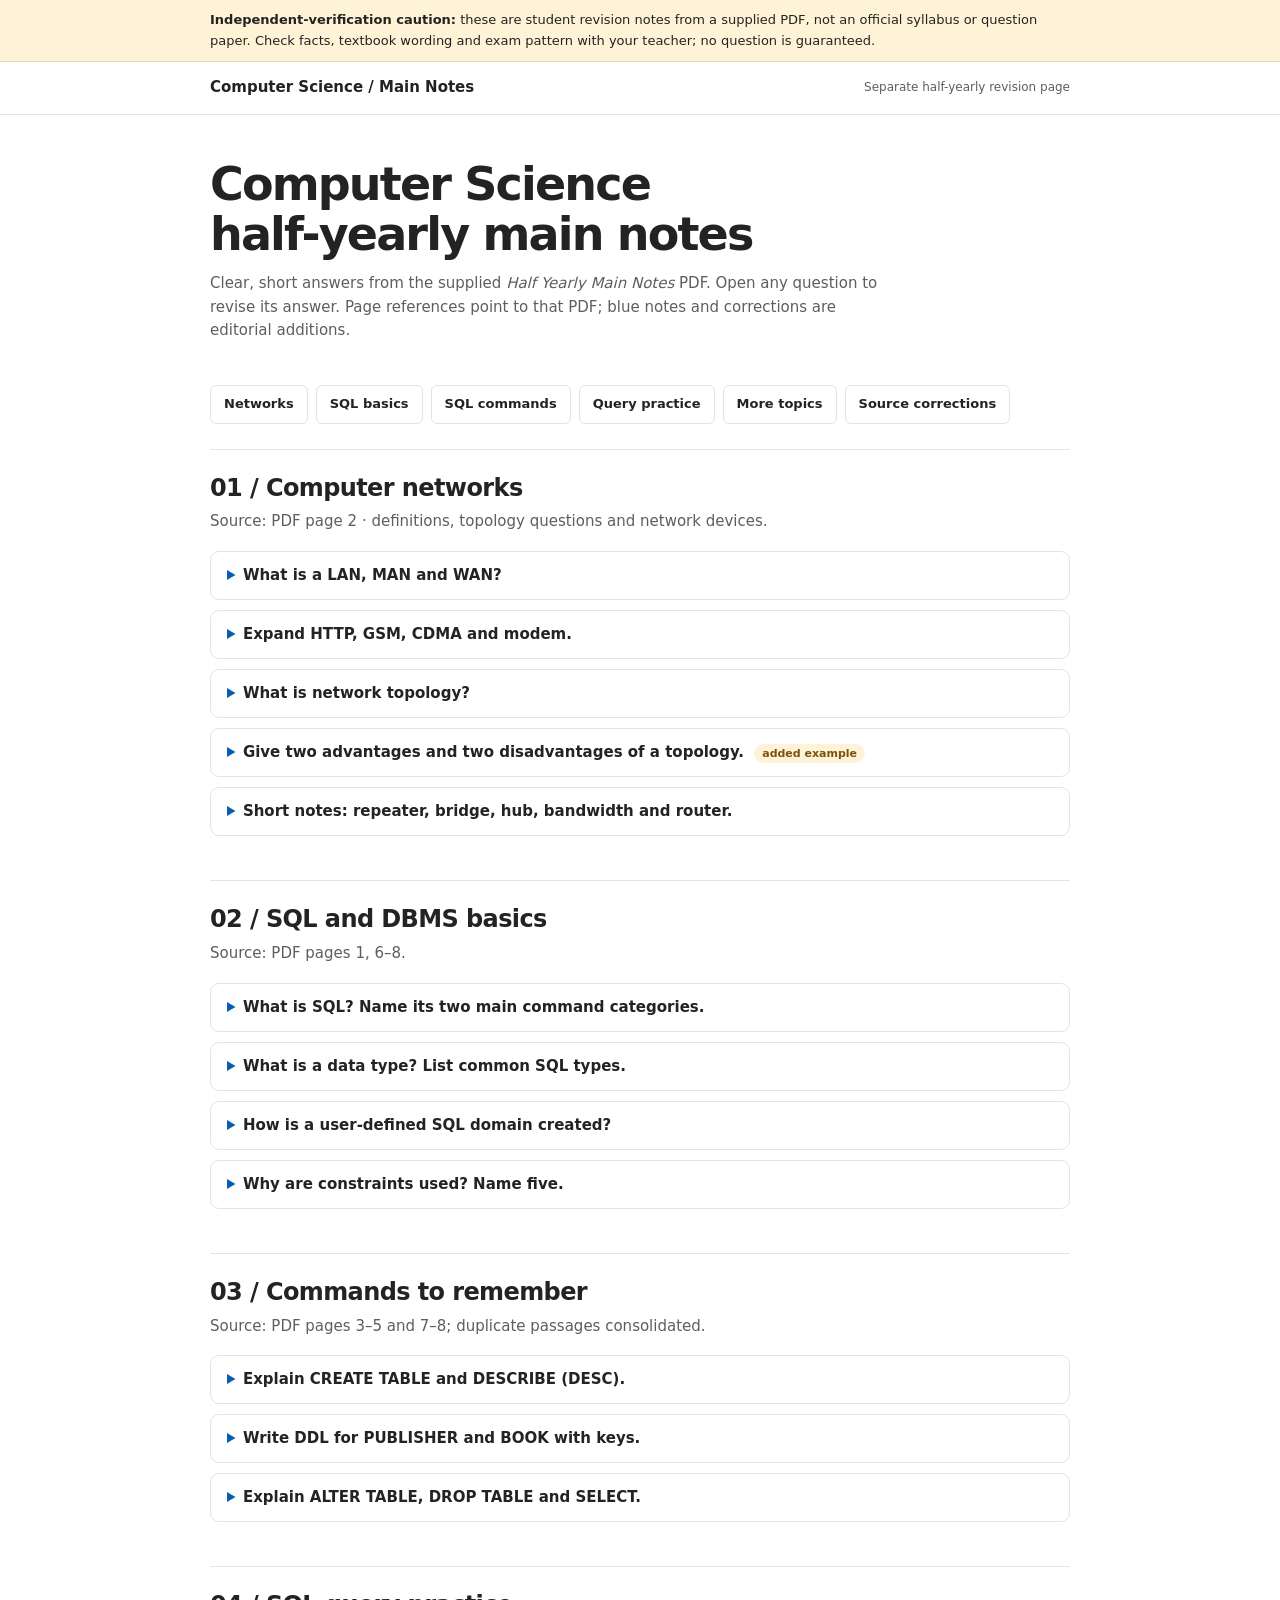
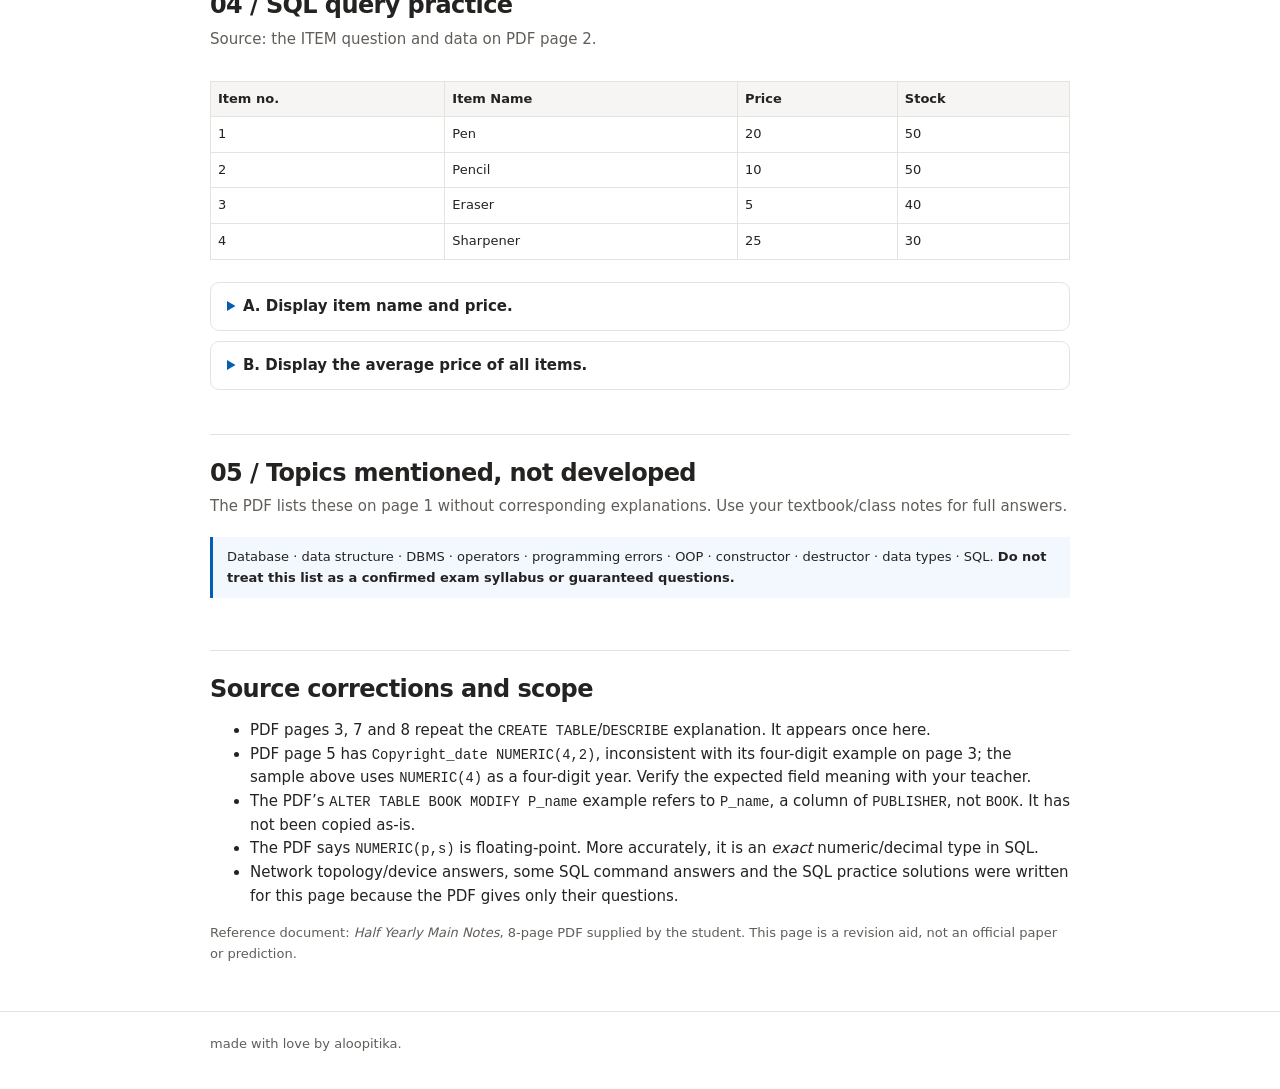
<file: base.html>
<!doctype html>
<html lang="en">
<head>
<meta charset="utf-8"><meta name="viewport" content="width=device-width,initial-scale=1">
<meta name="description" content="Computer Science half-yearly revision notes: networking, SQL and DBMS, based on Half Yearly Main Notes.">
<title>Computer Science · Half-yearly main notes</title>
<style>
:root{--ink:#242321;--muted:#615d59;--line:#e6e3df;--paper:#fff;--soft:#f6f5f4;--blue:#075db0;--amber:#fff3d7}*{box-sizing:border-box}html{scroll-behavior:smooth}body{margin:0;background:var(--paper);color:var(--ink);font:15px/1.58 Inter,system-ui,-apple-system,Segoe UI,sans-serif}a{color:var(--blue)}.wrap{width:min(860px,calc(100% - 36px));margin:auto}.notice{background:var(--amber);border-bottom:1px solid #e5d5b7;padding:10px 0;font-size:13px}.top{border-bottom:1px solid var(--line);padding:14px 0}.top .wrap{display:flex;justify-content:space-between;gap:12px;align-items:center}.brand{font-weight:700;text-decoration:none;color:var(--ink)}.tag{font-size:12px;color:var(--muted)}header{padding:44px 0 30px}h1{font-size:clamp(30px,6vw,46px);line-height:1.1;letter-spacing:-.04em;margin:0 0 12px}header p{margin:0;max-width:670px;color:var(--muted)}.nav{display:flex;gap:8px;overflow-x:auto;padding:12px 0 25px;scrollbar-width:thin}.nav a{white-space:nowrap;padding:8px 13px;border:1px solid var(--line);border-radius:6px;text-decoration:none;color:var(--ink);font-size:13px;font-weight:600}.nav a:hover,.nav a:focus-visible{background:var(--soft)}section{padding:24px 0 34px;border-top:1px solid var(--line);scroll-margin-top:16px}h2{font-size:24px;letter-spacing:-.025em;line-height:1.2;margin:0 0 8px}h3{font-size:17px;margin:25px 0 10px}.sub{color:var(--muted);margin:0 0 17px}.card{border:1px solid var(--line);border-radius:9px;margin:10px 0;background:#fff;overflow:hidden}summary{cursor:pointer;padding:13px 16px;font-weight:650;line-height:1.4}summary:hover{background:var(--soft)}summary::marker{color:var(--blue)}.answer{padding:0 16px 14px;border-top:1px solid var(--line);color:#373430}.answer p{margin:12px 0 0}.answer ul{margin:9px 0 0;padding-left:20px}.answer li{margin:4px 0}pre{overflow-x:auto;border-radius:7px;background:#f6f5f4;border:1px solid var(--line);padding:12px;font:12.5px/1.55 ui-monospace,SFMono-Regular,Consolas,monospace;color:#282521}code{font: .92em ui-monospace,Consolas,monospace}table{width:100%;border-collapse:collapse;font-size:13px;margin:12px 0}td,th{border:1px solid var(--line);padding:7px;text-align:left}th{background:var(--soft)}.callout{border-left:3px solid var(--blue);padding:10px 14px;background:#f2f8fe;margin:18px 0;font-size:13px}.small{font-size:13px;color:var(--muted)}.pill{display:inline-block;color:#7a5210;background:#fff3d7;border-radius:99px;padding:2px 8px;font-size:11px;margin-left:5px}footer{border-top:1px solid var(--line);padding:22px 0 34px;color:var(--muted);font-size:13px}button{font:inherit;border:1px solid var(--line);background:var(--soft);border-radius:6px;padding:7px 12px;cursor:pointer}button:hover{background:#e8e5e1}@media(max-width:500px){header{padding:32px 0 24px}body{font-size:14px}.top .tag{display:none}table{font-size:12px}}
</style>
</head>
<body>
<div class="notice"><div class="wrap"><strong>Independent-verification caution:</strong> these are student revision notes from a supplied PDF, not an official syllabus or question paper. Check facts, textbook wording and exam pattern with your teacher; no question is guaranteed.</div></div>
<div class="top"><div class="wrap"><a class="brand" href="#top">Computer Science / Main Notes</a><span class="tag">Separate half-yearly revision page</span></div></div>
<main class="wrap" id="top">
<header><h1>Computer Science<br>half-yearly main notes</h1><p>Clear, short answers from the supplied <em>Half Yearly Main Notes</em> PDF. Open any question to revise its answer. Page references point to that PDF; blue notes and corrections are editorial additions.</p></header>
<nav class="nav" aria-label="Jump to topic"><a href="#networks">Networks</a><a href="#sql">SQL basics</a><a href="#commands">SQL commands</a><a href="#practice">Query practice</a><a href="#topics">More topics</a><a href="#corrections">Source corrections</a></nav>
<section id="networks"><h2>01 / Computer networks</h2><p class="sub">Source: PDF page 2 · definitions, topology questions and network devices.</p>
<details class="card"><summary>What is a LAN, MAN and WAN?</summary><div class="answer"><ul><li><strong>LAN</strong> (Local Area Network): connects devices across a small area, such as a school or office building.</li><li><strong>MAN</strong> (Metropolitan Area Network): connects networks across a city or metropolitan area.</li><li><strong>WAN</strong> (Wide Area Network): spans a large region; the internet is a familiar example.</li></ul></div></details>
<details class="card"><summary>Expand HTTP, GSM, CDMA and modem.</summary><div class="answer"><ul><li><strong>HTTP:</strong> Hypertext Transfer Protocol.</li><li><strong>GSM:</strong> Global System for Mobile Communications.</li><li><strong>CDMA:</strong> Code Division Multiple Access.</li><li><strong>Modem:</strong> modulator–demodulator; converts digital signals for an analogue communication channel and converts received signals back.</li></ul></div></details>
<details class="card"><summary>What is network topology?</summary><div class="answer"><p>The physical or logical arrangement of devices and their connections in a network. Common examples are star, bus and ring topologies.</p><p class="small">The PDF asks this question but does not supply its answer; this is an added study answer.</p></div></details>
<details class="card"><summary>Give two advantages and two disadvantages of a topology. <span class="pill">added example</span></summary><div class="answer"><p><strong>Star topology:</strong> each device connects to a central switch or hub.</p><ul><li>Advantages: easy to add or remove devices; one cable failure usually affects only that device.</li><li>Disadvantages: failure of the central device can stop the network; more cabling is needed than in a simple bus layout.</li></ul><p class="small">The source does not name a specific topology. If your question names bus or ring, answer for that topology instead.</p></div></details>
<details class="card"><summary>Short notes: repeater, bridge, hub, bandwidth and router.</summary><div class="answer"><ul><li><strong>Repeater:</strong> regenerates a weak signal to extend a network connection.</li><li><strong>Bridge:</strong> connects network segments and forwards frames using MAC addresses.</li><li><strong>Hub:</strong> sends incoming data to all its connected ports.</li><li><strong>Bandwidth:</strong> a communication channel’s capacity to carry data, commonly expressed in bits per second.</li><li><strong>Router:</strong> connects different networks and forwards packets using IP addresses.</li></ul><p class="small">These were listed as questions on PDF page 2; short answers were added for revision.</p></div></details>
</section>
<section id="sql"><h2>02 / SQL and DBMS basics</h2><p class="sub">Source: PDF pages 1, 6–8.</p>
<details class="card"><summary>What is SQL? Name its two main command categories.</summary><div class="answer"><p><strong>SQL</strong> (Structured Query Language) is used to define, query and manage data in relational databases. <strong>DDL</strong> (Data Definition Language) defines or changes database structures: <code>CREATE</code>, <code>ALTER</code>, <code>DROP</code>. <strong>DML</strong> (Data Manipulation Language) works with stored data: <code>INSERT</code>, <code>UPDATE</code>, <code>DELETE</code>; many school texts also group <code>SELECT</code> here, though some distinguish it as DQL.</p></div></details>
<details class="card"><summary>What is a data type? List common SQL types.</summary><div class="answer"><p>A data type states what kind of value a column stores. Common types include <code>INTEGER</code>/<code>INT</code> and <code>SMALLINT</code> (whole numbers), <code>NUMERIC(p,s)</code> (exact numeric value with precision and scale), <code>CHAR(n)</code> (fixed-length text), <code>VARCHAR(n)</code> (variable-length text), <code>DATE</code>, <code>TIME</code>, <code>TIMESTAMP</code> (date and time), and <code>BOOLEAN</code> (true, false or unknown/NULL).</p><p><code>NUMERIC(5,2)</code> can store a value such as <code>332.32</code>: five total digits, two after the decimal point.</p></div></details>
<details class="card"><summary>How is a user-defined SQL domain created?</summary><div class="answer"><p>With <code>CREATE DOMAIN</code>, where supported:</p><pre>CREATE DOMAIN Vchar AS VARCHAR(15);</pre><p class="small">Source: PDF page 7. SQL dialects differ; this syntax is not supported by every DBMS.</p></div></details>
<details class="card"><summary>Why are constraints used? Name five.</summary><div class="answer"><p>Constraints help maintain data integrity. <strong>PRIMARY KEY</strong> uniquely identifies a row and cannot be NULL; <strong>FOREIGN KEY</strong> links to a candidate/primary key in another table; <strong>UNIQUE</strong> prevents duplicate non-NULL values according to the DBMS’s NULL rules; <strong>CHECK</strong> requires a condition to hold; <strong>NOT NULL</strong> requires a value.</p><pre>PRIMARY KEY (ISBN)
FOREIGN KEY (P_ID) REFERENCES PUBLISHER(P_ID)
UNIQUE (Phone)
CHECK (Price &gt; 20)</pre></div></details>
</section>
<section id="commands"><h2>03 / Commands to remember</h2><p class="sub">Source: PDF pages 3–5 and 7–8; duplicate passages consolidated.</p>
<details class="card"><summary>Explain CREATE TABLE and DESCRIBE (DESC).</summary><div class="answer"><p><code>CREATE TABLE</code> defines a new table, its columns, data types and optional constraints. <code>DESCRIBE</code> or <code>DESC</code> shows an existing table’s structure in systems such as MySQL.</p><pre>CREATE TABLE BOOK (
  ISBN VARCHAR(15) PRIMARY KEY,
  Book_title VARCHAR(50),
  Price NUMERIC(6,2)
);
DESCRIBE BOOK;</pre><p class="small">The PDF uses a longer BOOK example; this is shortened for quick recall. DESC is DBMS-specific, not universal standard SQL.</p></div></details>
<details class="card"><summary>Write DDL for PUBLISHER and BOOK with keys.</summary><div class="answer"><p>Create the referenced <code>PUBLISHER</code> table before <code>BOOK</code>.</p><pre>CREATE TABLE PUBLISHER (
  P_ID VARCHAR(4) PRIMARY KEY,
  P_name VARCHAR(50) NOT NULL,
  Address VARCHAR(150),
  State VARCHAR(15),
  Email VARCHAR(20),
  Phone VARCHAR(30)
);
CREATE TABLE BOOK (
  ISBN VARCHAR(15) PRIMARY KEY,
  Book_title VARCHAR(50) NOT NULL,
  Category VARCHAR(20),
  Price NUMERIC(6,2),
  Copyright_date NUMERIC(4),
  Year NUMERIC(4),
  P_ID VARCHAR(4) NOT NULL,
  FOREIGN KEY (P_ID) REFERENCES PUBLISHER(P_ID)
);</pre><p class="small">Adapted from PDF page 5; <code>Copyright_date</code> is left as a four-digit numeric year to match the other examples. If it means a full date, use <code>DATE</code> instead.</p></div></details>
<details class="card"><summary>Explain ALTER TABLE, DROP TABLE and SELECT.</summary><div class="answer"><ul><li><code>ALTER TABLE</code> changes an existing table’s structure, e.g. adds a column.</li><li><code>DROP TABLE</code> removes a table and its stored data; use with care.</li><li><code>SELECT</code> retrieves columns/rows matching a query.</li></ul><pre>ALTER TABLE BOOK ADD Edition VARCHAR(20);
SELECT Book_title, Price FROM BOOK;
DROP TABLE BOOK;</pre><p class="small">The PDF asks this on page 5 but the supplied answer stops mid-example; these brief answers and examples are editorial additions. Syntax for changing a column varies by DBMS.</p></div></details>
</section>
<section id="practice"><h2>04 / SQL query practice</h2><p class="sub">Source: the ITEM question and data on PDF page 2.</p><div style="overflow-x:auto"><table><thead><tr><th>Item no.</th><th>Item Name</th><th>Price</th><th>Stock</th></tr></thead><tbody><tr><td>1</td><td>Pen</td><td>20</td><td>50</td></tr><tr><td>2</td><td>Pencil</td><td>10</td><td>50</td></tr><tr><td>3</td><td>Eraser</td><td>5</td><td>40</td></tr><tr><td>4</td><td>Sharpener</td><td>25</td><td>30</td></tr></tbody></table></div>
<details class="card"><summary>A. Display item name and price.</summary><div class="answer"><pre>SELECT Item_Name, Price FROM ITEM;</pre><p class="small">The PDF shows the column label as “Item Name”. We use <code>Item_Name</code> as a practical SQL identifier; use the exact identifier from your exam question’s schema.</p></div></details>
<details class="card"><summary>B. Display the average price of all items.</summary><div class="answer"><pre>SELECT AVG(Price) AS Average_Price FROM ITEM;</pre><p>For the given rows, the result is <strong>15</strong>.</p></div></details>
</section>
<section id="topics"><h2>05 / Topics mentioned, not developed</h2><p class="sub">The PDF lists these on page 1 without corresponding explanations. Use your textbook/class notes for full answers.</p><div class="callout">Database · data structure · DBMS · operators · programming errors · OOP · constructor · destructor · data types · SQL. <strong>Do not treat this list as a confirmed exam syllabus or guaranteed questions.</strong></div></section>
<section id="corrections"><h2>Source corrections and scope</h2><ul><li>PDF pages 3, 7 and 8 repeat the <code>CREATE TABLE</code>/<code>DESCRIBE</code> explanation. It appears once here.</li><li>PDF page 5 has <code>Copyright_date NUMERIC(4,2)</code>, inconsistent with its four-digit example on page 3; the sample above uses <code>NUMERIC(4)</code> as a four-digit year. Verify the expected field meaning with your teacher.</li><li>The PDF’s <code>ALTER TABLE BOOK MODIFY P_name</code> example refers to <code>P_name</code>, a column of <code>PUBLISHER</code>, not <code>BOOK</code>. It has not been copied as-is.</li><li>The PDF says <code>NUMERIC(p,s)</code> is floating-point. More accurately, it is an <em>exact</em> numeric/decimal type in SQL.</li><li>Network topology/device answers, some SQL command answers and the SQL practice solutions were written for this page because the PDF gives only their questions.</li></ul><p class="small">Reference document: <em>Half Yearly Main Notes</em>, 8-page PDF supplied by the student. This page is a revision aid, not an official paper or prediction.</p></section>
</main><footer><div class="wrap">made with love by aloopitika.</div></footer>
</body></html>
</file>
<file: study.css>
/* Study workspace v2: sections are pages within a single accessible document. */
:root{--bg:#f4f2ed;--surface:#fffefa;--ink:#202821;--muted:#5f6b62;--line:#deded5;--accent:#17694f;--accent-deep:#0e503a;--accent-soft:#e4f2e9;--warm:#f9edce;--shadow:0 12px 36px rgba(31,48,36,.07)}
*{box-sizing:border-box}html{scroll-behavior:smooth}body{margin:0;background:var(--bg);color:var(--ink);font:15px/1.65 'Segoe UI',system-ui,sans-serif}a{color:var(--accent-deep)}button,input,textarea{font:inherit}button{cursor:pointer}button:disabled{cursor:wait;opacity:.65}button:focus-visible,a:focus-visible,summary:focus-visible,input:focus-visible,textarea:focus-visible{outline:3px solid #4fa986;outline-offset:2px}.wrap{width:auto;margin:0}.notice{position:relative;z-index:3;background:#fff4d8;border-bottom:1px solid #e8d7a7;padding:9px 20px;font-size:12px;color:#59492c}.notice .wrap{max-width:none}.top{position:sticky;top:0;z-index:10;background:var(--surface);border-bottom:1px solid var(--line);padding:0 24px;min-height:66px;display:flex;align-items:center}.top .wrap{width:100%;display:flex;align-items:center;justify-content:space-between;gap:20px}.brand{font-weight:800;font-size:17px;letter-spacing:-.035em;text-decoration:none;color:var(--ink)}.tag{color:var(--muted);font-size:12px}.site-layout{display:grid;grid-template-columns:260px minmax(0,1fr);min-height:calc(100vh - 120px)}.nav{position:sticky;top:66px;align-self:start;max-height:calc(100vh - 66px);overflow:auto;margin:0;padding:22px 13px 26px 18px;display:block;border-right:1px solid var(--line);background:var(--surface);scrollbar-width:thin}.nav-label{font-size:11px;font-weight:800;text-transform:uppercase;letter-spacing:.11em;color:#809086;margin:14px 10px 5px}.nav a{display:flex;align-items:center;min-height:43px;gap:9px;padding:9px 11px;text-decoration:none;border-radius:9px;color:#3a473e;font-size:13px;font-weight:600}.nav a:hover{background:#eef2ec}.nav a[aria-current="page"]{background:var(--accent-soft);color:var(--accent-deep)}.study-main{min-width:0;width:min(960px,100%);padding:32px clamp(22px,4vw,60px) 70px;margin:0 auto}.study-main > header,.study-main > section{display:none}.study-main > .part-head{display:none}.study-main > header.is-active,.study-main > section.is-active{display:block}header{padding:18px 0 14px}h1{font-size:clamp(36px,5vw,56px);line-height:1.08;letter-spacing:-.05em;margin:0 0 14px;max-width:640px}header p{font-size:16px;color:var(--muted);max-width:680px;margin:0}h2{font-size:clamp(24px,3vw,32px);letter-spacing:-.035em;line-height:1.18;margin:0 0 9px}h3{font-size:17px;margin:27px 0 9px}p{margin:12px 0}.sub{color:var(--muted);margin:0 0 20px}.small{font-size:12px;color:var(--muted)}.eyebrow{font-size:11px;font-weight:800;letter-spacing:.12em;text-transform:uppercase;color:var(--accent);margin:0 0 11px}.home-lede{padding:20px 0 10px}.home-status{display:flex;flex-wrap:wrap;gap:10px;align-items:center;margin:18px 0 28px}.progress-line{height:8px;background:#e2e7dd;border-radius:20px;overflow:hidden;flex:1 1 220px}.progress-line span{display:block;height:100%;width:0;background:var(--accent);transition:width .25s}.home-status strong{font-size:12px;color:var(--muted)}.home-grid{display:grid;grid-template-columns:1.4fr 1fr;gap:14px}.home-panel{border:1px solid var(--line);border-radius:15px;background:var(--surface);padding:22px;box-shadow:var(--shadow)}.home-panel h2{font-size:19px;margin:0 0 9px}.home-panel p{color:var(--muted);font-size:13px;margin:0 0 16px}.home-panel ul{padding-left:19px;margin:8px 0 15px;font-size:13px}.home-panel li{margin:7px 0}.home-panel .home-action{display:inline-block;background:var(--accent);color:#fff;border-radius:8px;padding:11px 15px;text-decoration:none;font-size:13px;font-weight:700}.home-panel .home-action:hover{background:var(--accent-deep)}.home-panel .secondary{background:var(--accent-soft);color:var(--accent-deep)}.home-panel .secondary:hover{background:#cde6d6}.home-panel.wide{grid-column:1/-1}.home-links{display:flex;flex-wrap:wrap;gap:8px}.home-links a{padding:8px 11px;border:1px solid var(--line);border-radius:8px;text-decoration:none;font-size:12px;font-weight:700}.home-links a:hover{background:var(--accent-soft)}.section-top{display:flex;align-items:flex-start;justify-content:space-between;gap:14px;margin:0 0 18px}.section-kicker{margin:0 0 7px;font-size:11px;font-weight:800;text-transform:uppercase;letter-spacing:.1em;color:var(--accent)}.section-number{font:700 13px ui-monospace,Consolas,monospace;color:var(--muted);white-space:nowrap;margin-top:5px}.section-meta{display:flex;align-items:center;gap:10px;flex-wrap:wrap;margin-bottom:20px}.section-meta button,.jump-next,.mark-done{border:1px solid var(--line);border-radius:8px;background:var(--surface);padding:9px 12px;font-size:12px;font-weight:700;color:var(--ink)}.section-meta button:hover,.jump-next:hover,.mark-done:hover{background:var(--accent-soft)}.mark-done[aria-pressed="true"]{background:var(--accent);color:#fff;border-color:var(--accent)}.card{border:1px solid var(--line);border-radius:10px;margin:10px 0;background:var(--surface);overflow:hidden;box-shadow:0 2px 10px #17291908}summary{cursor:pointer;padding:15px 17px;font-weight:700;line-height:1.45;list-style:none;display:flex;align-items:flex-start;justify-content:space-between;gap:12px}summary::after{content:'+';font-size:20px;line-height:1;color:var(--accent);font-weight:500}details[open] summary::after{content:'−'}summary::-webkit-details-marker{display:none}summary:hover{background:#f7faf5}.answer{padding:0 17px 17px;border-top:1px solid var(--line);color:#354036}.answer p{margin:12px 0 0}.answer ul{margin:10px 0 0;padding-left:20px}.answer li{margin:4px 0}.pill{font-size:10px;background:var(--warm);padding:3px 8px;border-radius:30px;color:#675222;font-weight:700;white-space:nowrap}.callout{border:1px solid #e7d9a6;padding:15px;border-radius:9px;background:#fff9e9;margin:18px 0;font-size:13px}.grid{display:grid;grid-template-columns:repeat(2,minmax(0,1fr));gap:11px;margin:18px 0}.tile{border:1px solid var(--line);border-radius:10px;padding:16px;background:var(--surface)}.tile p{font-size:13px;color:var(--muted);margin:5px 0 0}.flow{display:flex;align-items:center;gap:7px;flex-wrap:wrap;background:#eef4ed;padding:14px;border:1px solid var(--line);border-radius:10px;margin:10px 0 20px}.node{background:white;border:1px solid #d6dfd5;padding:7px 10px;border-radius:7px;font-size:12px;font-weight:650}.arrow{color:var(--accent);font-weight:800}pre{overflow-x:auto;background:#192b25;color:#e9f4ed;border:1px solid #253c32;border-radius:9px;padding:16px;font:12.5px/1.55 ui-monospace,Consolas,monospace;max-width:100%}.answer pre{margin:12px 0}code{font:.92em ui-monospace,Consolas,monospace}table{width:100%;border-collapse:collapse;font-size:13px;margin:12px 0}td,th{border:1px solid var(--line);padding:8px;text-align:left}th{background:#edf3ed}.lab-link{display:flex;align-items:center;gap:10px;flex-wrap:wrap;margin:14px 0}.open-lab,.run{background:var(--accent);color:#fff;border:1px solid var(--accent);border-radius:8px;padding:10px 14px;font-size:12px;font-weight:750;min-height:44px}.open-lab:hover,.run:hover{background:var(--accent-deep)}.section-bottom{border-top:1px solid var(--line);padding-top:23px;margin:35px 0;display:flex;justify-content:space-between;gap:14px}.section-bottom .jump-next{max-width:55%;text-align:right}.section-bottom .jump-prev{text-align:left}.modal[hidden]{display:none}.modal{position:fixed;inset:0;background:#101d17bc;display:grid;place-items:center;z-index:30;padding:14px}.modal-panel{width:min(1060px,100%);max-height:96vh;overflow:auto;background:var(--surface);border-radius:15px;padding:19px;box-shadow:0 28px 90px #0008}.modal-top{display:flex;justify-content:space-between;gap:14px;align-items:flex-start;border-bottom:1px solid var(--line);padding-bottom:12px}.modal-top p{margin:2px 0}.modal-top button,.editor-grid button:not(.run){border:1px solid var(--line);background:#f4f6f1;border-radius:8px;padding:9px 12px;min-height:44px}.editor-grid{display:grid;grid-template-columns:1.4fr 1fr;gap:18px}.editor-grid textarea{width:100%;border:1px solid #cbd5cb;border-radius:9px;font:13px/1.55 ui-monospace,Consolas,monospace;padding:12px;background:#fff;color:#1c2821;resize:vertical}#editor{height:min(58vh,570px);min-height:250px;tab-size:4}#stdin{height:85px}#runOutput{min-height:145px;max-height:235px;white-space:pre-wrap;overflow:auto;word-break:break-word}.editor-grid button{margin:10px 7px 0 0}.editor-grid h3{margin:20px 0 5px}footer{border-top:1px solid var(--line);background:var(--surface);color:var(--muted);padding:19px 24px 28px;font-size:12px}.mobile-nav-toggle{display:none}.home-intro{font-size:14px;color:var(--muted);max-width:600px}.breadcrumbs{display:none}.search-wrap{position:relative;margin:17px 0}.search-wrap input{width:100%;border:1px solid var(--line);border-radius:9px;padding:12px 14px;background:var(--surface);color:var(--ink);min-height:46px}.search-results{display:grid;gap:7px}.search-results button{width:100%;text-align:left;border:1px solid var(--line);border-radius:8px;background:var(--surface);padding:11px 13px;color:var(--ink)}.search-results button:hover{background:var(--accent-soft)}.search-results small{display:block;color:var(--muted)}.study-main > section{padding:8px 0 40px;border:0}.quick-link{font-size:12px;color:var(--accent);font-weight:700;text-decoration:none}.quick-link:hover{text-decoration:underline}@media(max-width:900px){.site-layout{grid-template-columns:215px minmax(0,1fr)}.nav{padding-left:10px;padding-right:9px}.study-main{padding:24px 26px 65px}}@media(max-width:700px){.top{padding:0 16px;min-height:60px}.top .tag{display:none}.mobile-nav-toggle{display:block;border:1px solid var(--line);border-radius:8px;background:#fff;padding:9px 12px;min-height:42px;color:var(--ink);font-size:12px;font-weight:750}.site-layout{display:block}.nav{display:none;position:fixed;top:60px;left:0;right:0;max-height:min(72vh,650px);z-index:15;border:1px solid var(--line);border-top:0;box-shadow:var(--shadow);padding:12px 14px;overflow:auto}.nav.is-open{display:block}.study-main{padding:18px 18px 55px}.home-grid,.grid{grid-template-columns:1fr}.home-panel.wide{grid-column:auto}.home-panel{padding:18px}h1{font-size:38px}.notice{padding:8px 16px}.editor-grid{grid-template-columns:1fr}.modal{align-items:stretch;padding:7px}.modal-panel{padding:13px;max-height:100%;border-radius:9px}#editor{height:39vh;min-height:180px}.section-bottom .jump-next{max-width:58%}}@media(prefers-reduced-motion:reduce){html{scroll-behavior:auto}*{transition:none!important}}@media print{.nav,.top,.modal,.lab-link,.section-meta,.section-bottom,.home-grid,.search-wrap,.mobile-nav-toggle{display:none!important}.site-layout{display:block}.study-main > header,.study-main > section{display:block!important}.study-main{max-width:none;padding:0}details .answer{display:block!important}body{background:#fff;color:#000}pre{background:#fff;color:#000;border:1px solid #aaa}}
</file>
